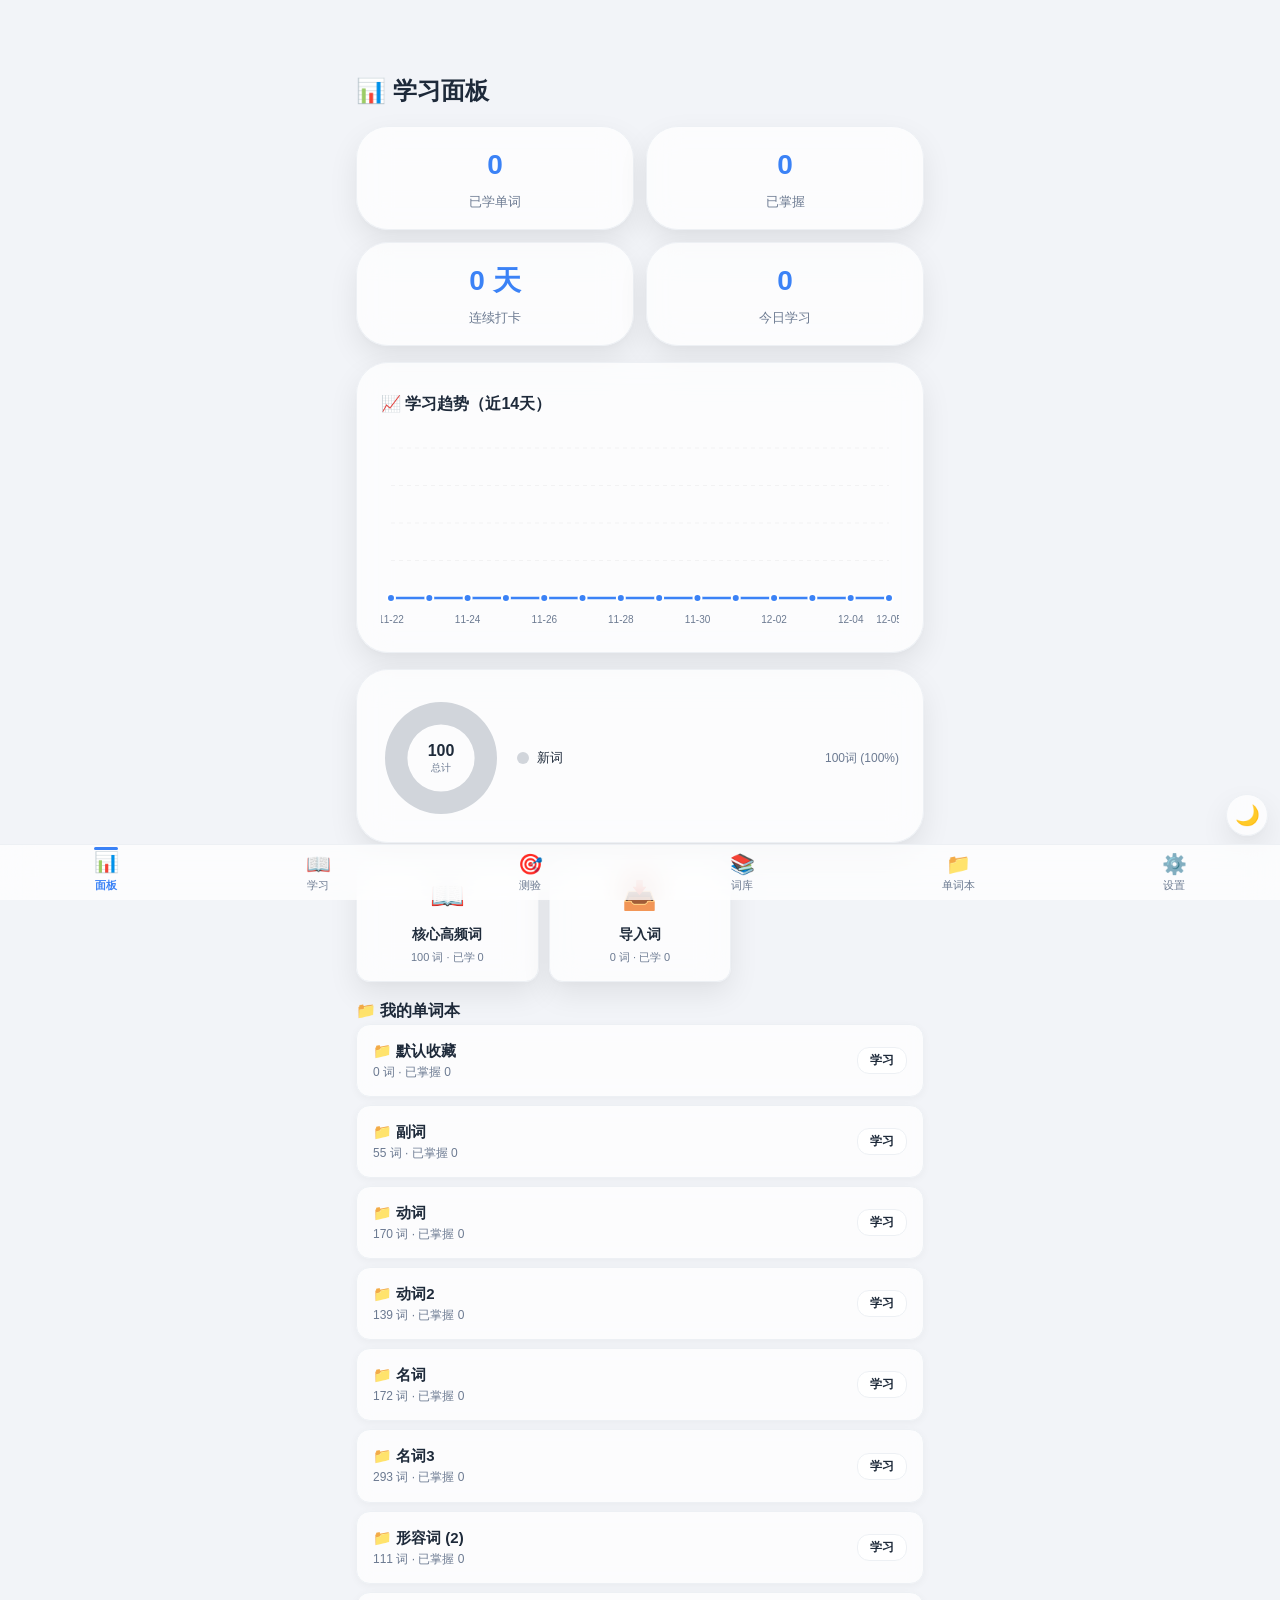
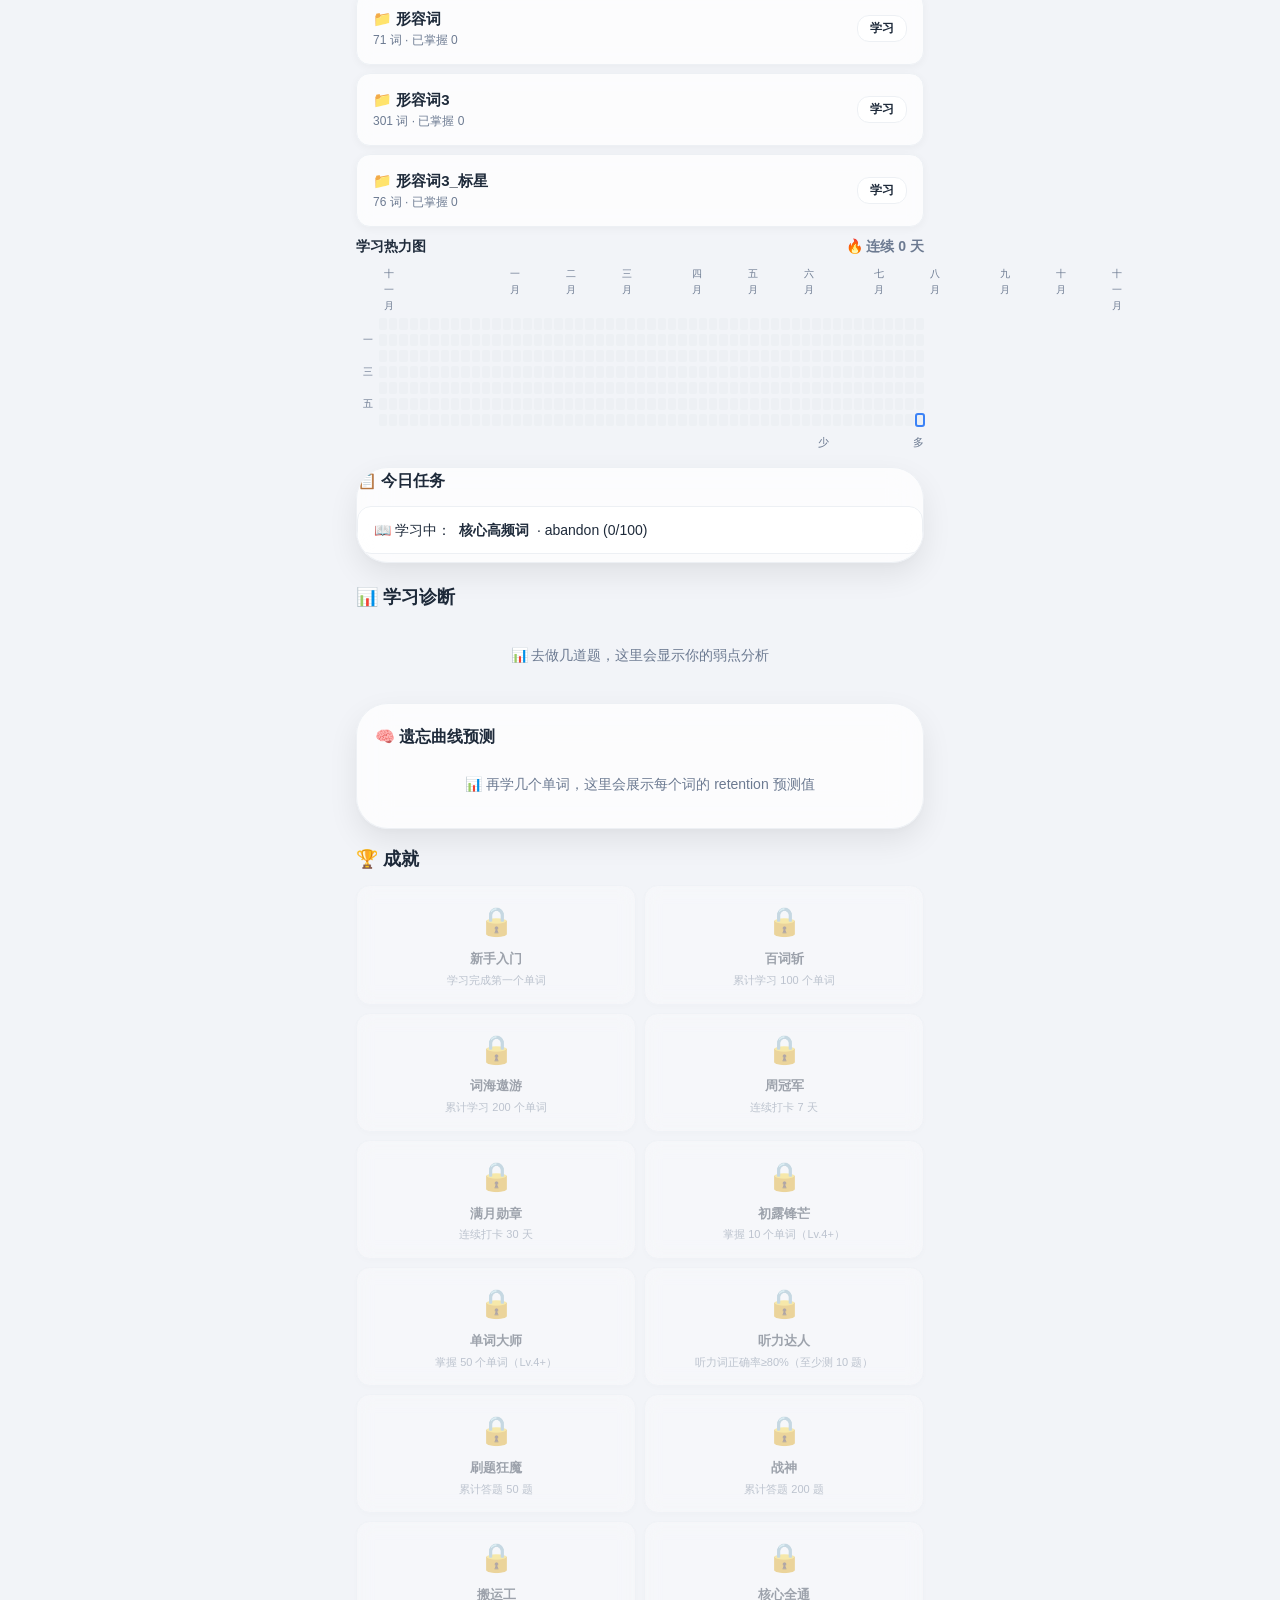
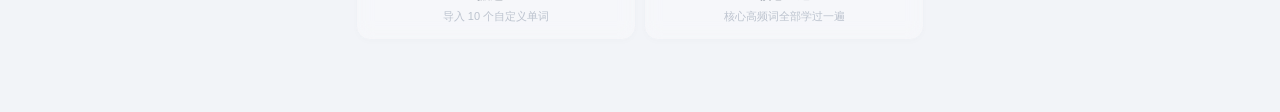
<file: index.html>
<!DOCTYPE html>
<html lang="zh-CN">
<head>
  <meta charset="UTF-8">
  <meta name="viewport" content="width=device-width, initial-scale=1.0, maximum-scale=1.0, user-scalable=no">
  <meta name="theme-color" id="meta-theme-color" content="#f2f4f8">
  <meta name="apple-mobile-web-app-capable" content="yes">
  <meta name="apple-mobile-web-app-status-bar-style" content="default">
  <link rel="manifest" href="manifest.json">
  <link rel="apple-touch-icon" href="icons/icon-192.svg">
  <title>四级单词 · CET-4 高频词库 v4.0</title>
  <link rel="stylesheet" href="css/style.css">
</head>
<body>

  <!-- ===== 暗色模式浮动切换按钮 ===== -->
  <button id="theme-toggle" class="theme-toggle" onclick="App.toggleTheme()" title="切换暗色模式">🌙</button>

  <!-- ===== 键盘快捷键帮助弹窗 ===== -->
  <div id="shortcuts-help" class="shortcuts-overlay hidden" onclick="App.closeShortcutsHelp()">
    <div class="shortcuts-modal" onclick="event.stopPropagation()">
      <div class="shortcuts-header">
        <span class="shortcuts-title">⌨️ 键盘快捷键</span>
        <span class="shortcuts-close" onclick="App.closeShortcutsHelp()">✕</span>
      </div>
      <div class="shortcuts-body">
        <div class="shortcut-row"><kbd>←</kbd><span>上一个单词</span></div>
        <div class="shortcut-row"><kbd>→</kbd><span>下一个单词</span></div>
        <div class="shortcut-row"><kbd>Space</kbd><span>逐级揭示</span></div>
        <div class="shortcut-row"><kbd>↑</kbd><span>朗读单词</span></div>
        <div class="shortcut-row"><kbd>↓</kbd><span>朗读例句</span></div>
        <div class="shortcut-row"><kbd>?</kbd> / <kbd>H</kbd><span>打开帮助</span></div>
      </div>
    </div>
  </div>

  <!-- ===== 长按快捷菜单 ===== -->
  <div id="longpress-menu" class="longpress-overlay hidden" onclick="App.closeLongpressMenu()">
    <div class="longpress-menu" onclick="event.stopPropagation()">
      <div class="longpress-title">⚡ 快捷操作</div>
      <div class="longpress-item" onclick="App.longpressAction('bookmark')">⭐ 收藏 / 取消收藏</div>
      <div class="longpress-item" onclick="App.longpressAction('copy')">📋 复制单词</div>
      <div class="longpress-item" onclick="App.longpressAction('speak')">🔊 朗读</div>
      <div class="longpress-item" onclick="App.longpressAction('addToList')">📁 加入单词本</div>
    </div>
  </div>

  <!-- ===== 页面：学习面板 ===== -->
  <div id="page-dashboard" class="page page-fade">
    <h1 class="page-title">📊 学习面板</h1>
    <div class="stats-grid">
      <div class="stat-card">
        <div class="stat-number" id="stat-learned" data-target="0">0</div>
        <div class="stat-label">已学单词</div>
      </div>
      <div class="stat-card">
        <div class="stat-number" id="stat-mastered" data-target="0">0</div>
        <div class="stat-label">已掌握</div>
      </div>
      <div class="stat-card">
        <div class="stat-number" id="stat-streak" data-target="0">0 天</div>
        <div class="stat-label">连续打卡</div>
      </div>
      <div class="stat-card">
        <div class="stat-number" id="stat-today" data-target="0">0</div>
        <div class="stat-label">今日学习</div>
      </div>
    </div>
    <!-- 待复习 Widget -->
    <div id="due-widget" class="card due-widget hidden">
      <div class="card-content" style="display:flex;align-items:center;gap:12px;padding:16px 20px">
        <span style="font-size:28px">📝</span>
        <div style="flex:1">
          <div style="font-size:16px;font-weight:600">待复习</div>
          <div id="due-count" style="font-size:13px;color:var(--text2)">0 个单词需要复习</div>
        </div>
        <button class="btn btn-primary" style="flex:none;padding:8px 16px;font-size:13px" onclick="location.hash='#study'">去复习</button>
      </div>
    </div>
    <!-- 学习趋势图表 -->
    <div class="card">
      <div class="card-content">
        <div class="section-label" style="margin-bottom:12px">📈 学习趋势（近14天）</div>
        <canvas id="trend-chart" class="trend-chart"></canvas>
      </div>
    </div>
    <!-- 掌握分布 -->
    <div class="card">
      <div class="card-content" style="display:flex;align-items:center;gap:16px">
        <canvas id="distribution-chart" class="donut-chart"></canvas>
        <div id="distribution-legend" class="donut-legend"></div>
      </div>
    </div>
    <div id="source-selector"></div>
    <div id="wordlist-dashboard"></div>
    <div id="calendar-container"></div>
    <div class="card">
      <h3 style="margin-bottom:12px;font-size:16px;">📋 今日任务</h3>
      <div id="task-list"></div>
    </div>
    <div id="diagnosis-section"></div>
    <div id="achievement-section"></div>
    <div id="achievements-list"></div>
  </div>

  <!-- ===== 页面：单词学习 ===== -->
  <div id="page-study" class="page page-fade hidden">
    <h1 class="page-title">📖 单词学习</h1>
    <!-- 学习进度条 -->
    <div id="study-progress-wrap" class="study-progress-wrap hidden">
      <div id="study-progress-bar" class="study-progress-bar-animated"></div>
    </div>
    <!-- 滑动指示器 -->
    <div id="swipe-dots" class="swipe-dots hidden"></div>
    <div id="study-content">
      <div class="empty-state">加载中...</div>
    </div>
  </div>

  <!-- ===== 页面：闪卡测验 ===== -->
  <div id="page-quiz" class="page page-fade hidden">
    <h1 class="page-title">🎯 闪卡测验</h1>
    <div id="quiz-content">
      <div class="empty-state">加载中...</div>
    </div>
  </div>

  <!-- ===== 页面：词库 ===== -->
  <div id="page-words" class="page page-fade hidden">
    <h1 class="page-title">📚 词库</h1>
    <div id="word-list-content">
      <div class="empty-state">加载中...</div>
    </div>
  </div>

  <!-- ===== 页面：单词本管理 ===== -->
  <div id="page-lists" class="page page-fade hidden">
    <div id="lists-content"></div>
  </div>

  <!-- ===== 页面：导入单词 ===== -->
  <div id="page-import" class="page page-fade hidden">
    <h1 class="page-title">📥 导入单词</h1>
    <div id="import-content"></div>
    <!-- v4.0: 数据管理区 -->
    <div id="data-management-section" class="card"><div class="card-content">
      <div class="section-label" style="margin-bottom:12px">📤 数据管理</div>
      <div style="display:flex;gap:8px;flex-wrap:wrap">
        <button class="btn btn-primary" style="flex:1;min-width:120px" onclick="App.exportData()">📤 导出数据</button>
        <button class="btn btn-outline" style="flex:1;min-width:120px" onclick="App.importData()">📥 导入数据</button>
      </div>
      <div style="font-size:12px;color:var(--text2);margin-top:8px">导出全部学习记录、打卡、测验、收藏、单词本和导入词</div>
    </div></div>
  </div>

  <!-- ===== v4.0: 页面：设置 ===== -->
  <div id="page-settings" class="page page-fade hidden">
    <h1 class="page-title">⚙️ 设置</h1>
    <div id="settings-content"></div>
  </div>


  <nav class="bottom-nav">
    <button class="nav-item active" data-page="dashboard" onclick="location.hash='#dashboard'">
      <span class="nav-icon">📊</span>
      <span>面板</span>
      <span class="nav-indicator"></span>
    </button>
    <button class="nav-item" data-page="study" onclick="location.hash='#study'">
      <span class="nav-icon">📖</span>
      <span>学习</span>
      <span class="nav-indicator"></span>
    </button>
    <button class="nav-item" data-page="quiz" onclick="location.hash='#quiz'">
      <span class="nav-icon">🎯</span>
      <span>测验</span>
      <span class="nav-indicator"></span>
    </button>
    <button class="nav-item" data-page="words" onclick="location.hash='#words'">
      <span class="nav-icon">📚</span>
      <span>词库</span>
      <span class="nav-indicator"></span>
    </button>
    <button class="nav-item" data-page="lists" onclick="location.hash='#lists'">
      <span class="nav-icon">📁</span>
      <span>单词本</span>
      <span class="nav-indicator"></span>
    </button>
    <button class="nav-item" data-page="settings" onclick="location.hash='#settings'">
      <span class="nav-icon">⚙️</span>
      <span>设置</span>
      <span class="nav-indicator"></span>
    </button>
  </nav>

  <!-- ===== 脚本 ===== -->
  <script src="js/data.js"></script>
  <script src="js/store.js"></script>
  <script src="js/sm2.js"></script>
  <script src="js/calendar.js"></script>
  <script src="js/app.js"></script>
  <script>
    // 注册 Service Worker
    if ('serviceWorker' in navigator) {
      window.addEventListener('load', () => {
        navigator.serviceWorker.register('sw.js').then(reg => {
          console.log('SW 注册成功:', reg.scope);
        }).catch(err => {
          console.warn('SW 注册失败:', err);
        });
      });
    }

    // 检测暗色模式偏好
    (function() {
      const saved = localStorage.getItem('cet4_theme');
      if (saved) {
        document.documentElement.setAttribute('data-theme', saved);
      } else if (window.matchMedia && window.matchMedia('(prefers-color-scheme: dark)').matches) {
        document.documentElement.setAttribute('data-theme', 'dark');
      }
    })();
  </script>
</body>
</html>
</file>
<file: css/style.css>
/* ===== CET-4 Vocab v3.0 ===== */
/* ===== 全局 ===== */
*, *::before, *::after { box-sizing: border-box; margin: 0; padding: 0; }

/* ===== 暗色模式 CSS 变量 ===== */
:root {
  --bg: #f2f4f8;
  --surface: #ffffff;
  --surface2: #f0f0f3;
  --surface-glass: rgba(255,255,255,0.72);
  --text: #1e2a3a;
  --text2: #6c7a91;
  --border: #edf0f4;
  --primary: #3b82f6;
  --primary-light: #e8f0fe;
  --primary-dark: #2563eb;
  --accent: #34c759;
  --warn: #ff9500;
  --danger: #ff3b30;
  --shadow: 0 12px 30px rgba(0,0,0,0.08), 0 4px 8px rgba(0,0,0,0.02);
  --shadow-lg: 0 20px 60px rgba(0,0,0,0.12), 0 8px 20px rgba(0,0,0,0.06);
  --shadow-sm: 0 2px 8px rgba(0,0,0,0.04);
  --radius: 32px;
  --radius-sm: 14px;
  --nav-h: 56px;
  --transition: 0.3s cubic-bezier(0.4, 0, 0.2, 1);
  --glass-blur: 16px;
  --page-bg: var(--bg);
}

/* 暗色模式 */
[data-theme="dark"] {
  --bg: #0f1729;
  --surface: #1a2332;
  --surface2: #1e2a3f;
  --surface-glass: rgba(26,35,50,0.82);
  --text: #e8edf5;
  --text2: #8896ae;
  --border: #2a3548;
  --primary: #60a5fa;
  --primary-light: rgba(96,165,250,0.12);
  --primary-dark: #3b82f6;
  --accent: #4ade80;
  --warn: #fbbf24;
  --danger: #f87171;
  --shadow: 0 12px 30px rgba(0,0,0,0.3), 0 4px 8px rgba(0,0,0,0.15);
  --shadow-lg: 0 20px 60px rgba(0,0,0,0.4), 0 8px 20px rgba(0,0,0,0.2);
  --shadow-sm: 0 2px 8px rgba(0,0,0,0.12);
  --page-bg: var(--bg);
}

/* 自动检测 */
@media (prefers-color-scheme: dark) {
  :root:not([data-theme]) {
    --bg: #0f1729;
    --surface: #1a2332;
    --surface2: #1e2a3f;
    --surface-glass: rgba(26,35,50,0.82);
    --text: #e8edf5;
    --text2: #8896ae;
    --border: #2a3548;
    --primary: #60a5fa;
    --primary-light: rgba(96,165,250,0.12);
    --primary-dark: #3b82f6;
    --accent: #4ade80;
    --warn: #fbbf24;
    --danger: #f87171;
    --shadow: 0 12px 30px rgba(0,0,0,0.3), 0 4px 8px rgba(0,0,0,0.15);
    --shadow-lg: 0 20px 60px rgba(0,0,0,0.4), 0 8px 20px rgba(0,0,0,0.2);
    --shadow-sm: 0 2px 8px rgba(0,0,0,0.12);
    --page-bg: var(--bg);
  }
}

/* 全局过渡 */
body, .card, .stat-card, .btn, .nav-item, .source-card, .word-item,
.page-title, .bottom-nav, .modal, .listening-icon, .example-section,
.modal-overlay, a, button, input, textarea, select, .pronounce-tag {
  transition: background var(--transition), color var(--transition), border-color var(--transition), box-shadow var(--transition);
}

body {
  font-family: -apple-system, BlinkMacSystemFont, 'Segoe UI', 'PingFang SC', 'Hiragino Sans GB', sans-serif;
  background: var(--page-bg);
  color: var(--text);
  line-height: 1.6;
  padding-top: var(--nav-h);
  min-height: 100vh;
  -webkit-font-smoothing: antialiased;
}

/* ===== 页面切换动画 ===== */
.page {
  max-width: 600px;
  margin: 0 auto;
  padding: 16px;
  padding-bottom: calc(var(--nav-h) + 16px);
  animation: pageFadeIn 0.35s ease;
}
@keyframes pageFadeIn {
  from { opacity: 0; transform: translateY(12px); }
  to { opacity: 1; transform: translateY(0); }
}
.hidden { display: none !important; }

/* ===== 毛玻璃卡片 ===== */
.card {
  background: var(--surface-glass);
  backdrop-filter: blur(var(--glass-blur));
  -webkit-backdrop-filter: blur(var(--glass-blur));
  border-radius: var(--radius);
  box-shadow: var(--shadow);
  border: 1px solid var(--border);
  overflow: hidden;
  margin-bottom: 16px;
}
.card-content {
  padding: 28px 24px 24px;
}
@media (max-width: 480px) {
  .card-content { padding: 20px 18px; }
}

/* ===== 标题 ===== */
.page-title {
  font-size: 24px;
  font-weight: 700;
  margin-bottom: 16px;
  display: flex;
  align-items: center;
  gap: 8px;
}

/* ===== 导航栏 ===== */
.bottom-nav {
  position: fixed;
  bottom: 0;
  left: 0;
  right: 0;
  height: var(--nav-h);
  background: var(--surface-glass);
  backdrop-filter: blur(var(--glass-blur));
  -webkit-backdrop-filter: blur(var(--glass-blur));
  border-top: 1px solid var(--border);
  display: flex;
  justify-content: space-around;
  align-items: center;
  z-index: 100;
}
.nav-item {
  display: flex;
  flex-direction: column;
  align-items: center;
  gap: 2px;
  font-size: 11px;
  color: var(--text2);
  cursor: pointer;
  padding: 4px 8px;
  border: none;
  background: none;
  transition: color var(--transition);
  position: relative;
  -webkit-tap-highlight-color: transparent;
}
.nav-item .nav-icon { font-size: 20px; transition: transform var(--transition); }
.nav-item.active { color: var(--primary); font-weight: 600; }
.nav-item.active .nav-icon { transform: translateY(-2px); }

/* 导航选中指示器动画 */
.nav-indicator {
  position: absolute;
  top: -1px;
  left: 50%;
  transform: translateX(-50%) scaleX(0);
  width: 24px;
  height: 3px;
  border-radius: 2px;
  background: var(--primary);
  transition: transform var(--transition);
}
.nav-item.active .nav-indicator {
  transform: translateX(-50%) scaleX(1);
}

/* ===== 统计卡片 ===== */
.stats-grid {
  display: grid;
  grid-template-columns: 1fr 1fr;
  gap: 12px;
  margin-bottom: 16px;
}
.stat-card {
  background: var(--surface-glass);
  backdrop-filter: blur(var(--glass-blur));
  -webkit-backdrop-filter: blur(var(--glass-blur));
  border-radius: var(--radius);
  box-shadow: var(--shadow);
  border: 1px solid var(--border);
  padding: 16px;
  text-align: center;
}
.stat-number {
  font-size: 28px;
  font-weight: 700;
  color: var(--primary);
  font-variant-numeric: tabular-nums;
}
.stat-label { font-size: 13px; color: var(--text2); margin-top: 4px; }

/* ===== 数字滚动动画 ===== */
.stat-number.animate {
  animation: numPop 0.5s cubic-bezier(0.34, 1.56, 0.64, 1);
}
@keyframes numPop {
  0% { transform: scale(1); }
  50% { transform: scale(1.2); }
  100% { transform: scale(1); }
}

/* ===== 任务列表 ===== */
.task-item {
  display: flex;
  align-items: center;
  gap: 8px;
  padding: 12px 16px;
  background: var(--surface-glass);
  backdrop-filter: blur(8px);
  -webkit-backdrop-filter: blur(8px);
  border-radius: var(--radius-sm);
  margin-bottom: 8px;
  font-size: 14px;
  border: 1px solid var(--border);
}
.task-item.done { color: var(--text2); }

/* ===== 待复习 Widget ===== */
.due-widget {
  background: linear-gradient(135deg, var(--primary), var(--primary-dark));
  color: white;
  border: none;
}
.due-widget .card-content { padding: 16px 20px; }
.due-widget .section-label,
.due-widget #due-count { color: rgba(255,255,255,0.85) !important; }
.due-widget .btn-primary {
  background: rgba(255,255,255,0.25);
  color: white;
  border: none;
}

/* ===== 热力图 ===== */
.heatmap-container { margin-bottom: 16px; }
.heatmap-header {
  display: flex;
  justify-content: space-between;
  align-items: center;
  margin-bottom: 8px;
  font-size: 14px;
  font-weight: 600;
}
.heatmap-streak { font-size: 14px; color: var(--text2); }
.heatmap-months {
  display: grid;
  grid-template-columns: repeat(53, 12px);
  gap: 2px;
  margin-bottom: 4px;
  padding-left: 28px;
  font-size: 10px;
  color: var(--text2);
}
.heatmap-body { display: flex; flex-direction: column; gap: 2px; }
.heatmap-row { display: flex; align-items: center; gap: 2px; }
.heatmap-day-label {
  width: 24px;
  font-size: 10px;
  color: var(--text2);
  text-align: right;
  margin-right: 4px;
}
.heatmap-cell {
  width: 12px;
  height: 12px;
  border-radius: 2px;
  background: var(--border);
}
.heatmap-cell.today { outline: 2px solid var(--primary); outline-offset: -1px; }
.heatmap-cell.future { background: transparent; }
[data-theme="dark"] .heatmap-cell.level-1 { background: #0d4426; }
[data-theme="dark"] .heatmap-cell.level-2 { background: #1a7a3a; }
[data-theme="dark"] .heatmap-cell.level-3 { background: #27ae4f; }
[data-theme="dark"] .heatmap-cell.level-4 { background: #4ade80; }
.heatmap-cell.level-1 { background: #9be9a8; }
.heatmap-cell.level-2 { background: #40c463; }
.heatmap-cell.level-3 { background: #30a14e; }
.heatmap-cell.level-4 { background: #216e39; }
.heatmap-legend {
  display: flex;
  align-items: center;
  gap: 4px;
  justify-content: flex-end;
  margin-top: 8px;
  font-size: 11px;
  color: var(--text2);
}
.legend-cell { width: 12px; height: 12px; border-radius: 2px; }

/* ===== 图表 ===== */
.trend-chart {
  width: 100%;
  height: 200px;
  display: block;
}
.donut-chart {
  width: 120px;
  height: 120px;
  flex-shrink: 0;
}
.donut-legend {
  flex: 1;
  display: flex;
  flex-direction: column;
  gap: 8px;
  font-size: 13px;
}
.donut-legend-item {
  display: flex;
  align-items: center;
  gap: 8px;
}
.donut-legend-dot {
  width: 12px;
  height: 12px;
  border-radius: 50%;
  flex-shrink: 0;
}
.donut-legend-count {
  color: var(--text2);
  font-size: 12px;
  margin-left: auto;
}

/* ===== 学习进度条（动画） ===== */
.study-progress-wrap {
  margin-bottom: 12px;
  background: var(--surface2);
  border-radius: 8px;
  height: 6px;
  overflow: hidden;
}
.study-progress-bar-animated {
  height: 100%;
  background: linear-gradient(90deg, var(--primary), var(--accent));
  border-radius: 8px;
  transition: width 0.5s cubic-bezier(0.4, 0, 0.2, 1);
}

/* ===== 滑动指示器（小圆点） ===== */
.swipe-dots {
  display: flex;
  justify-content: center;
  gap: 6px;
  margin-bottom: 12px;
}
.swipe-dot {
  width: 8px;
  height: 8px;
  border-radius: 50%;
  background: var(--border);
  transition: all var(--transition);
}
.swipe-dot.active {
  background: var(--primary);
  transform: scale(1.3);
}

/* ===== 学习卡片（v3.0） ===== */
.study-progress-bar {
  display: flex;
  justify-content: space-between;
  align-items: center;
  margin-bottom: 16px;
  font-size: 14px;
  color: var(--text2);
}
.progress-text { font-weight: 500; }
.badge-new { background: var(--primary-light); color: var(--primary); }

/* 单词头部 */
.word-header {
  display: flex;
  flex-wrap: wrap;
  align-items: baseline;
  gap: 12px;
  margin-bottom: 12px;
}
.word-word {
  font-size: 38px;
  font-weight: 700;
  letter-spacing: -0.3px;
  color: var(--text);
  line-height: 1.2;
  user-select: none;
}
.pronounce-tag {
  display: inline-flex;
  align-items: center;
  gap: 6px;
  background: var(--surface2);
  padding: 4px 12px 4px 14px;
  border-radius: 40px;
}
.pronounce-text {
  font-size: 15px;
  font-family: 'Lucida Sans', 'Segoe UI', monospace;
  color: var(--text2);
}
.speaker-btn {
  font-size: 18px;
  cursor: pointer;
  opacity: 0.7;
  user-select: none;
  line-height: 1;
}
.speaker-btn:active { opacity: 0.4; }

/* 词性释义行 */
.definition-row {
  margin: 0 0 18px 0;
  border-left: 3px solid var(--primary);
  padding-left: 14px;
}
.def-item {
  font-size: 17px;
  font-weight: 500;
  color: var(--text);
}
.pos-tag {
  color: var(--text2);
  font-weight: 500;
  margin-right: 6px;
}
.reveal-hint-def {
  margin: 0 0 18px 0;
  padding: 8px 14px;
  font-size: 14px;
  color: var(--text2);
  border: 1px dashed var(--border);
  border-radius: 10px;
  text-align: center;
  cursor: pointer;
  user-select: none;
  transition: background 0.15s;
}
.reveal-hint-def:active { background: var(--surface2); }

/* 拼写模式输入框 */
.spelling-input-wrap {
  margin: 0 0 18px 0;
  text-align: center;
}
.spelling-hint {
  font-size: 24px;
  font-weight: 600;
  letter-spacing: 6px;
  font-family: 'Courier New', monospace;
  color: var(--text2);
  margin-bottom: 12px;
}
.spelling-input {
  width: 100%;
  max-width: 320px;
  padding: 12px 16px;
  font-size: 20px;
  text-align: center;
  border: 2px solid var(--border);
  border-radius: var(--radius-sm);
  outline: none;
  background: var(--surface);
  color: var(--text);
  transition: all var(--transition);
}
.spelling-input:focus {
  border-color: var(--primary);
  box-shadow: 0 0 0 3px var(--primary-light);
}
.spelling-input.correct {
  border-color: var(--accent);
  background: rgba(52,199,89,0.05);
}
.spelling-input.wrong {
  border-color: var(--danger);
  animation: shake 0.3s ease;
}
@keyframes shake {
  0%, 100% { transform: translateX(0); }
  25% { transform: translateX(-6px); }
  75% { transform: translateX(6px); }
}
.spelling-feedback {
  margin-top: 8px;
  font-size: 13px;
}
.spelling-feedback.correct { color: var(--accent); }
.spelling-feedback.wrong { color: var(--danger); }
.spelling-reveal {
  margin-top: 12px;
}
.spelling-reveal .word-word {
  font-size: 32px;
  color: var(--primary);
}

/* 学习数据栏 */
.stats-row {
  display: flex;
  justify-content: space-between;
  background: var(--surface2);
  border-radius: 24px;
  padding: 10px 14px;
  margin: 0 0 22px 0;
  gap: 8px;
}
.stat-item { flex: 1; min-width: 60px; text-align: center; }
.stat-item .stat-label {
  font-size: 11px;
  font-weight: 500;
  text-transform: uppercase;
  color: var(--text2);
  letter-spacing: 0.3px;
  margin-bottom: 2px;
}
.stat-item .stat-value {
  font-size: 16px;
  font-weight: 600;
  color: var(--text);
}

/* 区块标签 */
.section-label {
  font-size: 16px;
  font-weight: 600;
  color: var(--text);
  margin-bottom: 10px;
  display: flex;
  align-items: center;
  gap: 6px;
}

/* 例句区块 */
.example-section {
  background: var(--surface2);
  border: 1px solid var(--border);
  border-radius: 18px;
  padding: 14px 16px;
  cursor: pointer;
  user-select: none;
  transition: background 0.15s;
}
.example-section:active { background: var(--border); }
.example-en {
  font-size: 15px;
  font-weight: 500;
  color: var(--text);
  line-height: 1.5;
  margin-bottom: 6px;
}
.example-zh {
  font-size: 14px;
  color: var(--text2);
  line-height: 1.4;
  margin-top: 8px;
  padding-top: 8px;
  border-top: 1px solid var(--border);
}
.example-meta {
  font-size: 12px;
  color: var(--text2);
  margin-top: 8px;
  padding-top: 6px;
  border-top: 1px solid var(--border);
}
.reveal-placeholder {
  text-align: center;
  font-size: 14px;
  color: var(--text2);
  padding: 12px 0;
}

/* 搭配标签 */
.colloc-section {
  display: flex;
  flex-wrap: wrap;
  gap: 8px;
  margin-bottom: 4px;
}
.colloc-tag {
  display: inline-block;
  padding: 5px 12px;
  font-size: 13px;
  font-weight: 500;
  border-radius: 30px;
  background: var(--primary-light);
  color: var(--primary);
  border: 1px solid var(--primary);
}

/* ===== 底部操作栏 ===== */
.action-bar {
  display: flex;
  justify-content: space-between;
  align-items: center;
  margin-top: 24px;
  padding-top: 14px;
  border-top: 1px solid var(--border);
}
.nav-btns { display: flex; gap: 8px; }
.nav-btn {
  width: 40px;
  height: 40px;
  border-radius: 50%;
  border: 1px solid var(--border);
  background: var(--surface);
  font-size: 18px;
  cursor: pointer;
  display: flex;
  align-items: center;
  justify-content: center;
  transition: all var(--transition);
  color: var(--text);
}
.nav-btn:disabled { opacity: 0.3; cursor: not-allowed; }
.nav-btn:hover:not(:disabled) { background: var(--surface2); transform: scale(1.05); }
.nav-btn:active:not(:disabled) { transform: scale(0.92); }
.action-btns { display: flex; gap: 8px; }
.action-btn {
  width: 40px;
  height: 40px;
  border-radius: 50%;
  border: 1px solid var(--border);
  background: var(--surface);
  font-size: 18px;
  cursor: pointer;
  display: flex;
  align-items: center;
  justify-content: center;
  transition: all var(--transition);
  overflow: hidden;
  position: relative;
}
.action-btn:hover { background: var(--surface2); transform: scale(1.05); }
.action-btn:active { transform: scale(0.92); }
.action-btn.bookmarked { border-color: var(--warn); background: rgba(255,149,0,0.1); }

/* Button Ripple 效果 */
.btn, .action-btn, .nav-btn, .listening-option, .listening-icon {
  position: relative;
  overflow: hidden;
}
.ripple-effect {
  position: absolute;
  border-radius: 50%;
  background: rgba(59,130,246,0.2);
  transform: scale(0);
  animation: rippleAnim 0.5s ease-out;
  pointer-events: none;
}
[data-theme="dark"] .ripple-effect {
  background: rgba(96,165,250,0.2);
}
@keyframes rippleAnim {
  to { transform: scale(4); opacity: 0; }
}

.play-btn { background: var(--primary); color: white; border-color: var(--primary); }
.play-btn:hover { background: var(--primary-dark); }
.play-btn:active { background: var(--primary-dark); }

/* ===== 测验 ===== */
.quiz-progress {
  display: flex;
  justify-content: space-between;
  align-items: center;
  margin-bottom: 12px;
  font-size: 14px;
  color: var(--text2);
  gap: 8px;
}

/* 退出测验按钮 */
.quiz-exit-btn {
  flex: none;
  width: 32px;
  height: 32px;
  display: flex;
  align-items: center;
  justify-content: center;
  border: none;
  background: var(--surface2);
  color: var(--text2);
  border-radius: 50%;
  font-size: 14px;
  cursor: pointer;
  transition: background 0.2s, color 0.2s;
  margin-left: auto;
}
.quiz-exit-btn:hover,
.quiz-exit-btn:active {
  background: var(--danger-light, rgba(255,59,48,0.1));
  color: var(--danger);
}

/* 恢复测验提示卡片 */
.resume-card {
  background: var(--surface-glass);
  backdrop-filter: blur(12px);
  border: 1px solid var(--primary);
  border-radius: 16px;
  padding: 20px;
  text-align: center;
  margin-bottom: 16px;
  animation: pageFadeIn 0.3s ease;
}
.quiz-card { text-align: center; }
.quiz-prompt {
  padding: 20px 0;
  cursor: pointer;
}
.quiz-hint { font-size: 13px; color: var(--text2); margin-top: 8px; }
.quiz-answer {
  border-top: 1px solid var(--border);
  padding-top: 16px;
  margin-top: 8px;
}
.answer-divider { font-size: 12px; color: var(--text2); margin-bottom: 8px; }
.quiz-answer h3 { font-size: 24px; font-weight: 700; color: var(--primary); }
.quiz-example {
  font-size: 13px;
  color: var(--text);
  margin-top: 8px;
  font-style: italic;
  padding: 8px;
  background: var(--surface2);
  border-radius: 6px;
}
.quiz-buttons {
  display: flex;
  gap: 8px;
  margin-top: 16px;
}
.quiz-complete {
  text-align: center;
  padding: 40px 0;
}
.complete-icon { font-size: 64px; margin-bottom: 16px; }
.quiz-complete h2 { margin-bottom: 8px; }
.quiz-complete p { color: var(--text2); margin-bottom: 24px; }
.quiz-complete .btn { margin: 0 4px; }

/* ===== 词库 ===== */
.word-filters {
  display: flex;
  gap: 6px;
  margin-bottom: 12px;
  flex-wrap: wrap;
}
.filter-btn {
  padding: 6px 14px;
  font-size: 13px;
  border: 1px solid var(--border);
  border-radius: 20px;
  background: var(--surface);
  cursor: pointer;
  transition: all var(--transition);
}
.filter-btn.active {
  background: var(--primary);
  color: white;
  border-color: var(--primary);
}
.word-search { margin-bottom: 12px; }
.word-search input {
  width: 100%;
  padding: 10px 14px;
  border: 1px solid var(--border);
  border-radius: var(--radius-sm);
  font-size: 14px;
  background: var(--surface);
  color: var(--text);
  outline: none;
  transition: border-color var(--transition);
}
.word-search input:focus { border-color: var(--primary); box-shadow: 0 0 0 3px var(--primary-light); }
.word-list { display: flex; flex-direction: column; gap: 8px; }
.word-item {
  display: flex;
  justify-content: space-between;
  align-items: flex-start;
  padding: 14px;
  background: var(--surface-glass);
  backdrop-filter: blur(8px);
  -webkit-backdrop-filter: blur(8px);
  border-radius: var(--radius-sm);
  cursor: pointer;
  transition: transform var(--transition), box-shadow var(--transition);
  border: 1px solid var(--border);
  box-shadow: var(--shadow-sm);
}
.word-item:hover { transform: translateY(-1px); box-shadow: var(--shadow); }
.word-item:active { transform: scale(0.98); }
.word-item-word {
  font-size: 17px;
  font-weight: 600;
}
.word-item-phonetic { font-size: 13px; color: var(--text2); margin-left: 8px; }
.word-item-def { font-size: 14px; color: var(--primary); margin-top: 4px; }
.word-item-example { font-size: 12px; color: var(--text2); margin-top: 4px; font-style: italic; }
.word-item-meta {
  display: flex;
  align-items: center;
  gap: 8px;
  flex-shrink: 0;
}
.bookmark-btn {
  font-size: 18px;
  cursor: pointer;
  opacity: 0.5;
  transition: opacity 0.2s, transform 0.2s;
}
.bookmark-btn.active { opacity: 1; }
.bookmark-btn:hover { opacity: 1; transform: scale(1.15); }

/* ===== 按钮 ===== */
.btn {
  flex: 1;
  padding: 12px 20px;
  font-size: 15px;
  font-weight: 600;
  border: none;
  border-radius: 12px;
  cursor: pointer;
  transition: all var(--transition);
  text-align: center;
  display: inline-flex;
  align-items: center;
  justify-content: center;
  gap: 4px;
  position: relative;
  overflow: hidden;
}
.btn:disabled { opacity: 0.4; cursor: not-allowed; }
.btn:hover:not(:disabled) { transform: translateY(-1px); }
.btn:active:not(:disabled) { transform: scale(0.96); }
.btn-primary { background: var(--primary); color: white; }
.btn-primary:hover { background: var(--primary-dark); }
.btn-outline { background: var(--surface); border: 1px solid var(--border); color: var(--text); }
.btn-outline:hover { background: var(--surface2); }
.btn-warning { background: var(--warn); color: white; }
.btn-quiz { font-size: 14px; padding: 16px 12px; }
.btn-quiz.selected { transform: scale(1.05); }
.btn-forget { background: rgba(255,59,48,0.08); color: var(--danger); border: 1px solid var(--danger); }
.btn-forget.selected { background: var(--danger); color: white; }
.btn-blur { background: rgba(255,149,0,0.08); color: var(--warn); border: 1px solid var(--warn); }
.btn-blur.selected { background: var(--warn); color: white; }
.btn-know { background: rgba(52,199,89,0.08); color: var(--accent); border: 1px solid var(--accent); }
.btn-know.selected { background: var(--accent); color: white; }

/* ===== Badge ===== */
.badge {
  display: inline-block;
  padding: 2px 8px;
  font-size: 11px;
  font-weight: 600;
  border-radius: 10px;
  background: var(--surface2);
  color: var(--text2);
}
.badge.new { background: var(--primary-light); color: var(--primary); }
.badge.level-0, .badge.level-1 { background: rgba(255,59,48,0.1); color: var(--danger); }
.badge.level-2, .badge.level-3 { background: rgba(255,149,0,0.1); color: var(--warn); }
.badge.level-4, .badge.level-5 { background: rgba(52,199,89,0.1); color: var(--accent); }

/* ===== 词源选择卡片（仪表盘） ===== */
.source-cards {
  display: grid;
  grid-template-columns: repeat(3, 1fr);
  gap: 10px;
  margin-bottom: 16px;
}
.source-card {
  background: var(--surface-glass);
  backdrop-filter: blur(var(--glass-blur));
  -webkit-backdrop-filter: blur(var(--glass-blur));
  border-radius: var(--radius-sm);
  border: 1px solid var(--border);
  box-shadow: var(--shadow);
  padding: 14px 10px;
  text-align: center;
  cursor: pointer;
  transition: transform var(--transition), box-shadow var(--transition);
}
.source-card:hover { transform: translateY(-2px); box-shadow: var(--shadow-lg); }
.source-card:active { transform: scale(0.96); }
.source-icon { font-size: 28px; margin-bottom: 4px; }
.source-name { font-size: 14px; font-weight: 600; }
.source-count { font-size: 11px; color: var(--text2); margin-top: 4px; }
@media (max-width: 480px) { .source-cards { gap: 6px; } .source-card { padding: 10px 6px; } }

/* ===== 测验模式选择 ===== */
.quiz-mode-picker { text-align: center; padding: 20px 0; }
.mode-card {
  background: var(--surface-glass);
  backdrop-filter: blur(var(--glass-blur));
  -webkit-backdrop-filter: blur(var(--glass-blur));
  border-radius: 20px;
  border: 1px solid var(--border);
  box-shadow: var(--shadow);
  padding: 20px;
  margin-bottom: 12px;
  cursor: pointer;
  transition: transform var(--transition), box-shadow var(--transition);
}
.mode-card:hover { transform: translateY(-2px); box-shadow: var(--shadow-lg); }
.mode-card:active { transform: scale(0.97); }
.mode-name { font-size: 18px; font-weight: 600; margin-top: 8px; }
.mode-desc { font-size: 13px; color: var(--text2); margin-top: 4px; }

/* ===== 听音辨义 ===== */
.listening-card { text-align: center; padding: 30px 20px; }
.listening-header { margin-bottom: 24px; }
.listening-icon {
  font-size: 64px;
  cursor: pointer;
  display: inline-block;
  width: 100px;
  height: 100px;
  line-height: 100px;
  border-radius: 50%;
  background: var(--primary-light);
  transition: transform var(--transition), box-shadow var(--transition);
  user-select: none;
}
.listening-icon:hover { transform: scale(1.08); box-shadow: 0 4px 20px rgba(59,130,246,0.3); }
.listening-icon:active { transform: scale(0.9); }
.listening-hint { font-size: 14px; color: var(--text2); margin-top: 8px; }
.listening-options { display: flex; flex-direction: column; gap: 10px; }
.listening-option {
  padding: 14px 18px;
  font-size: 16px;
  border: 2px solid var(--border);
  border-radius: var(--radius-sm);
  background: var(--surface);
  cursor: pointer;
  transition: all var(--transition);
  text-align: left;
  position: relative;
  overflow: hidden;
}
.listening-option:hover { border-color: var(--primary); }
.listening-option:active:not(:disabled) { transform: scale(0.98); }
.listening-option:disabled { cursor: default; }
.listening-option.correct { border-color: var(--accent); background: rgba(52,199,89,0.08); color: var(--accent); }
.listening-option.wrong { border-color: var(--danger); background: rgba(255,59,48,0.08); color: var(--danger); }

/* ===== 词库源切换标签 ===== */
.word-source-tabs {
  display: flex;
  gap: 6px;
  margin-bottom: 12px;
  flex-wrap: wrap;
  overflow-x: auto;
  -webkit-overflow-scrolling: touch;
}
.source-tab {
  padding: 6px 12px;
  font-size: 12px;
  border: 1px solid var(--border);
  border-radius: 16px;
  background: var(--surface);
  cursor: pointer;
  white-space: nowrap;
  transition: all var(--transition);
}
.source-tab.active { background: var(--primary); color: white; border-color: var(--primary); }

/* ===== 单词本管理 ===== */
.list-card {
  display: flex;
  align-items: center;
  background: var(--surface-glass);
  backdrop-filter: blur(8px);
  -webkit-backdrop-filter: blur(8px);
  border-radius: var(--radius-sm);
  border: 1px solid var(--border);
  box-shadow: var(--shadow-sm);
  padding: 14px 16px;
  margin-bottom: 10px;
  transition: transform var(--transition), box-shadow var(--transition);
}
.list-card:hover { transform: translateY(-1px); box-shadow: var(--shadow); }

/* ===== 弹窗 ===== */
.import-dropzone {
  border: 2px dashed var(--border);
  border-radius: var(--radius-sm);
  padding: 24px;
  text-align: center;
  margin-bottom: 12px;
  cursor: pointer;
  transition: border-color 0.2s, background 0.2s;
}
.import-dropzone:hover {
  border-color: var(--primary);
  background: var(--primary-light);
}
.modal-overlay {
  position: fixed;
  inset: 0;
  background: rgba(0,0,0,0.4);
  backdrop-filter: blur(4px);
  -webkit-backdrop-filter: blur(4px);
  z-index: 200;
  display: flex;
  align-items: center;
  justify-content: center;
  padding: 20px;
}
.modal {
  background: var(--surface);
  border-radius: 24px;
  padding: 24px;
  max-width: 380px;
  width: 100%;
  box-shadow: var(--shadow-lg);
}
.list-option {
  display: flex;
  align-items: center;
  gap: 8px;
  padding: 8px 0;
  font-size: 15px;
  cursor: pointer;
  border-bottom: 1px solid var(--border);
}
.list-option:last-child { border-bottom: none; }

/* ===== 空状态 ===== */
.empty-state {
  text-align: center;
  padding: 32px 16px;
  color: var(--text2);
  font-size: 16px;
}

/* ===== 学习诊断 ===== */
.diag-row {
  display: flex;
  align-items: center;
  gap: 8px;
  margin-bottom: 8px;
  font-size: 13px;
}
.diag-label { width: 90px; flex-shrink: 0; font-weight: 500; }
.diag-bar-bg { flex: 1; height: 10px; background: var(--surface2); border-radius: 5px; overflow: hidden; }
.diag-bar { height: 100%; border-radius: 5px; transition: width 0.5s ease; }
.diag-rate { width: 36px; text-align: right; font-weight: 600; }
.diag-count { width: 50px; text-align: right; color: var(--text2); font-size: 12px; }

/* ===== 成就 ===== */
.achi-popup {
  background: var(--surface-glass);
  backdrop-filter: blur(var(--glass-blur));
  -webkit-backdrop-filter: blur(var(--glass-blur));
  border-radius: 20px;
  box-shadow: var(--shadow-lg);
  border: 1px solid var(--border);
  padding: 16px;
  margin-top: 12px;
  animation: slideIn 0.3s ease;
}
@keyframes slideIn { from { opacity: 0; transform: translateY(-10px); } to { opacity: 1; transform: translateY(0); } }
.achi-card { text-align: center; padding: 8px; }
.achi-icon { font-size: 40px; }
.achi-name { font-size: 18px; font-weight: 700; margin-top: 4px; }
.achi-desc { font-size: 13px; color: var(--text2); margin-top: 2px; }
.achi-grid {
  display: grid;
  grid-template-columns: repeat(2, 1fr);
  gap: 8px;
}
.achi-item {
  background: var(--surface-glass);
  backdrop-filter: blur(8px);
  -webkit-backdrop-filter: blur(8px);
  border-radius: var(--radius-sm);
  border: 1px solid var(--border);
  box-shadow: var(--shadow-sm);
  padding: 14px 10px;
  text-align: center;
  transition: transform var(--transition);
}
.achi-item:hover { transform: translateY(-1px); }
.achi-item.locked { opacity: 0.4; }
.achi-item-icon { font-size: 28px; }
.achi-item-name { font-size: 13px; font-weight: 600; margin-top: 4px; }
.achi-item-desc { font-size: 11px; color: var(--text2); margin-top: 2px; }
@media (max-width: 480px) { .achi-grid { gap: 6px; } .achi-item { padding: 10px 6px; } .diag-label { width: 70px; } }

/* ===== 暗色模式切换按钮 ===== */
.theme-toggle {
  position: fixed;
  bottom: 64px;
  right: 12px;
  z-index: 99;
  width: 42px;
  height: 42px;
  border-radius: 50%;
  border: 1px solid var(--border);
  background: var(--surface-glass);
  backdrop-filter: blur(12px);
  -webkit-backdrop-filter: blur(12px);
  box-shadow: var(--shadow);
  font-size: 20px;
  cursor: pointer;
  display: flex;
  align-items: center;
  justify-content: center;
  transition: all var(--transition);
  color: var(--text);
}
.theme-toggle:hover { transform: scale(1.1); box-shadow: var(--shadow-lg); }
.theme-toggle:active { transform: scale(0.9); }

/* ===== 键盘快捷键帮助 ===== */
.shortcuts-overlay {
  position: fixed;
  inset: 0;
  background: rgba(0,0,0,0.4);
  backdrop-filter: blur(6px);
  -webkit-backdrop-filter: blur(6px);
  z-index: 200;
  display: flex;
  align-items: center;
  justify-content: center;
  padding: 20px;
}
.shortcuts-modal {
  background: var(--surface);
  border-radius: 24px;
  max-width: 340px;
  width: 100%;
  box-shadow: var(--shadow-lg);
  overflow: hidden;
}
.shortcuts-header {
  display: flex;
  justify-content: space-between;
  align-items: center;
  padding: 20px 24px 0;
}
.shortcuts-title { font-size: 18px; font-weight: 700; }
.shortcuts-close {
  font-size: 22px;
  cursor: pointer;
  opacity: 0.5;
  transition: opacity 0.2s;
  line-height: 1;
}
.shortcuts-close:hover { opacity: 1; }
.shortcuts-body { padding: 16px 24px 24px; }
.shortcut-row {
  display: flex;
  align-items: center;
  gap: 12px;
  padding: 8px 0;
  font-size: 14px;
}
.shortcut-row kbd {
  display: inline-block;
  padding: 3px 8px;
  font-size: 12px;
  font-family: inherit;
  background: var(--surface2);
  border: 1px solid var(--border);
  border-radius: 6px;
  min-width: 32px;
  text-align: center;
  font-weight: 600;
  color: var(--text);
  box-shadow: 0 1px 2px rgba(0,0,0,0.06);
}

/* ===== 长按快捷菜单 ===== */
.longpress-overlay {
  position: fixed;
  inset: 0;
  background: rgba(0,0,0,0.3);
  z-index: 210;
  display: flex;
  align-items: flex-end;
  justify-content: center;
  padding: 20px;
  animation: fadeIn 0.15s ease;
}
@keyframes fadeIn { from { opacity: 0; } to { opacity: 1; } }
.longpress-menu {
  background: var(--surface);
  border-radius: 20px;
  max-width: 340px;
  width: 100%;
  box-shadow: var(--shadow-lg);
  overflow: hidden;
  animation: slideUp 0.2s ease;
}
@keyframes slideUp { from { transform: translateY(20px); opacity: 0; } to { transform: translateY(0); opacity: 1; } }
.longpress-title {
  padding: 16px 20px 8px;
  font-size: 15px;
  font-weight: 600;
  color: var(--text2);
}
.longpress-item {
  padding: 14px 20px;
  font-size: 16px;
  cursor: pointer;
  border-top: 1px solid var(--border);
  transition: background 0.15s;
}
.longpress-item:hover { background: var(--surface2); }
.longpress-item:active { background: var(--border); }

/* ===== 响应式 ===== */
@media (max-width: 480px) {
  .page { padding: 12px; padding-bottom: calc(var(--nav-h) + 12px); }
  .word-word { font-size: 30px; }
  .stat-number { font-size: 24px; }
  .heatmap-cell { width: 10px; height: 10px; }
  .heatmap-months { grid-template-columns: repeat(53, 10px); padding-left: 24px; }
  .quiz-buttons { flex-direction: column; }
  .stats-row { flex-wrap: wrap; gap: 4px; }
  .stat-item { min-width: 45px; }
  .stat-item .stat-value { font-size: 14px; }
  .pronounce-tag { padding: 3px 10px 3px 12px; }
  .pronounce-text { font-size: 13px; }
  .donut-chart { width: 90px; height: 90px; }
  .themetoggle { bottom: 58px; right: 8px; width: 36px; height: 36px; font-size: 16px; }
}

/* ===== v4.0: 选择题选项 ===== */
.choice-options {
  display: flex;
  flex-direction: column;
  gap: 10px;
  padding: 0 16px 16px;
}
.choice-option {
  display: flex;
  align-items: center;
  gap: 12px;
  padding: 14px 16px;
  font-size: 15px;
  border: 2px solid var(--border);
  border-radius: 14px;
  background: var(--surface);
  cursor: pointer;
  transition: all var(--transition);
  text-align: left;
  position: relative;
  overflow: hidden;
  width: 100%;
}
.choice-option:hover { border-color: var(--primary); transform: translateY(-1px); }
.choice-option:active:not(:disabled) { transform: scale(0.98); }
.choice-option:disabled { cursor: default; }
.choice-option.correct { border-color: var(--accent); background: rgba(52,199,89,0.08); color: var(--accent); }
.choice-option.wrong { border-color: var(--danger); background: rgba(255,59,48,0.08); color: var(--danger); }
.choice-letter {
  display: inline-flex;
  align-items: center;
  justify-content: center;
  width: 28px;
  height: 28px;
  border-radius: 50%;
  background: var(--surface2);
  font-weight: 700;
  font-size: 13px;
  flex-shrink: 0;
  color: var(--text);
}
.choice-option.correct .choice-letter { background: var(--accent); color: white; }
.choice-option.wrong .choice-letter { background: var(--danger); color: white; }
.choice-text { flex: 1; }
.choice-feedback {
  margin: 12px 16px 0;
  padding: 12px 16px;
  border-radius: 12px;
  font-size: 15px;
  font-weight: 500;
  text-align: center;
}
.choice-feedback.correct { background: rgba(52,199,89,0.1); color: var(--accent); }
.choice-feedback.wrong { background: rgba(255,59,48,0.1); color: var(--danger); }

/* ===== v4.0: 真题模拟 ===== */
.exam-header {
  display: flex;
  justify-content: space-between;
  align-items: center;
  margin-bottom: 12px;
}
.exam-badge {
  display: inline-block;
  padding: 4px 12px;
  border-radius: 20px;
  background: linear-gradient(135deg, var(--primary), var(--primary-dark));
  color: white;
  font-size: 13px;
  font-weight: 600;
}
.exam-timer {
  font-size: 16px;
  font-weight: 700;
  font-variant-numeric: tabular-nums;
  color: var(--text);
}
.exam-question-type {
  font-size: 14px;
  font-weight: 600;
  color: var(--primary);
  margin-bottom: 8px;
  padding: 4px 0;
}
.exam-prompt {
  padding: 16px;
}
.exam-input {
  width: 90%;
  max-width: 300px;
  padding: 14px 18px;
  font-size: 20px;
  text-align: center;
  border: 2px solid var(--border);
  border-radius: 14px;
  outline: none;
  background: var(--surface);
  color: var(--text);
  transition: all var(--transition);
  margin: 8px auto;
  display: block;
}
.exam-input:focus { border-color: var(--primary); box-shadow: 0 0 0 3px var(--primary-light); }
.exam-input.correct { border-color: var(--accent); background: rgba(52,199,89,0.05); }
.exam-input.wrong { border-color: var(--danger); }
.exam-reading-box {
  background: var(--surface2);
  border: 1px solid var(--border);
  border-radius: 14px;
  padding: 16px;
  margin: 8px 16px;
  font-style: italic;
}
.exam-reading-text {
  font-size: 14px;
  line-height: 1.6;
  color: var(--text);
}
.exam-judge .choice-option {
  padding: 12px 16px;
}
.exam-result {
  text-align: center;
  padding: 30px 16px;
}
.exam-grade {
  font-size: 36px;
  font-weight: 800;
  margin-bottom: 8px;
}
.exam-score {
  font-size: 48px;
  font-weight: 700;
  color: var(--text);
}
.exam-pct {
  font-size: 16px;
  color: var(--text2);
  margin-top: 4px;
}
.exam-stats-row {
  display: flex;
  justify-content: center;
  gap: 32px;
  margin-top: 20px;
}
.exam-stat {
  text-align: center;
}
.exam-stat-value {
  font-size: 24px;
  font-weight: 700;
}
.exam-stat-label {
  font-size: 12px;
  color: var(--text2);
}

/* ===== v4.0: 提醒设置 ===== */
.reminder-row {
  margin-bottom: 16px;
}
.toggle-label {
  display: flex;
  align-items: center;
  gap: 10px;
  cursor: pointer;
  font-size: 15px;
  font-weight: 500;
  user-select: none;
}
.toggle-label input[type="checkbox"] {
  display: none;
}
.toggle-switch {
  position: relative;
  width: 44px;
  height: 24px;
  background: var(--border);
  border-radius: 12px;
  transition: background var(--transition);
  flex-shrink: 0;
}
.toggle-switch::after {
  content: '';
  position: absolute;
  top: 2px;
  left: 2px;
  width: 20px;
  height: 20px;
  border-radius: 50%;
  background: white;
  transition: transform var(--transition);
  box-shadow: 0 1px 3px rgba(0,0,0,0.2);
}
.toggle-label input:checked + .toggle-switch {
  background: var(--primary);
}
.toggle-label input:checked + .toggle-switch::after {
  transform: translateX(20px);
}
.reminder-time-row {
  display: flex;
  align-items: center;
  gap: 12px;
  margin-top: 12px;
  padding: 12px;
  background: var(--surface2);
  border-radius: 12px;
}
.reminder-select {
  padding: 8px 12px;
  border: 1px solid var(--border);
  border-radius: 8px;
  font-size: 16px;
  background: var(--surface);
  color: var(--text);
  outline: none;
  cursor: pointer;
}

/* ===== v4.0: 遗忘曲线图例 ===== */
.forgetting-curve-card .card-content {
  padding: 20px 18px;
}

/* v4.0 底部导航增加一项 */
@media (max-width: 480px) {
  .bottom-nav {
    gap: 0;
    overflow-x: auto;
    -webkit-overflow-scrolling: touch;
  }
  .nav-item {
    padding: 4px 6px;
  }
  .nav-item .nav-icon {
    font-size: 18px;
  }
  .nav-item span:last-child {
    font-size: 10px;
  }
}

/* 考试倒计时闪烁 */
@keyframes pulse {
  0%, 100% { opacity: 1; }
  50% { opacity: 0.5; }
}
</file>
